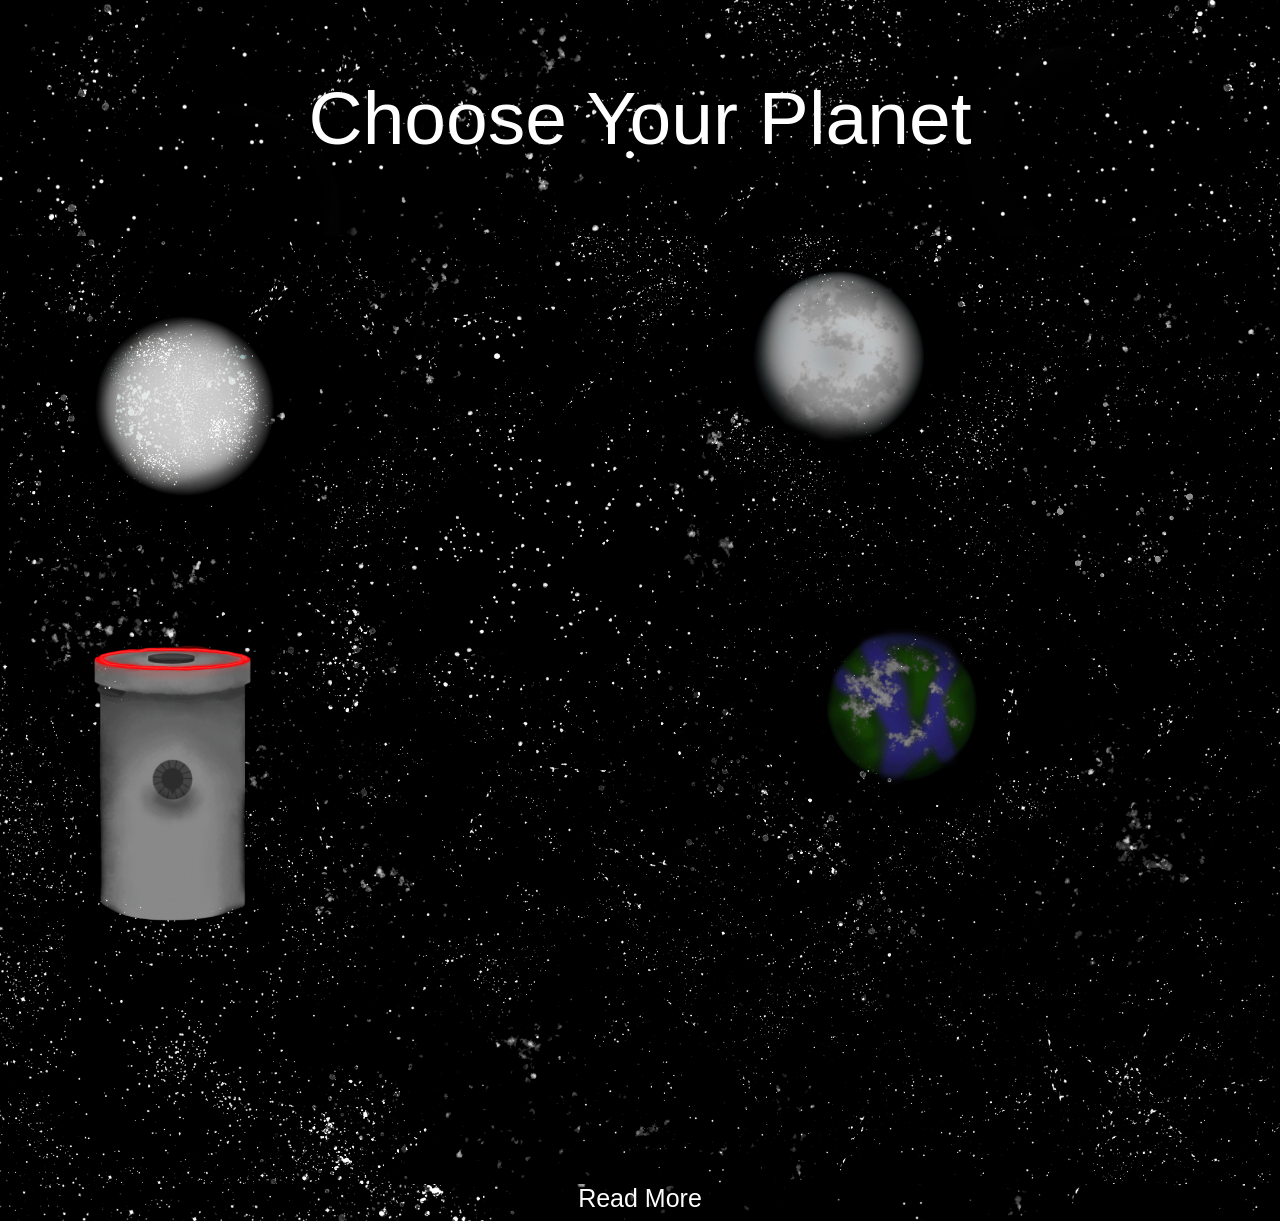
<file: index.html>
<!doctype html>
<html>
<head>
<meta charset="utf-8">
<title>Alien Life</title>
	
	<link href="pages/stylesheet.css" rel="stylesheet" type="text/css">
	
</head>

<body>
	
	<div id="planettext">
		<p>
		Choose Your Planet
		</p>
	</div>
		
	<div class="responsive">
		
		<img src="images/planetsalonegif.gif" alt="planets" class="responsive">
		
		
		
			<svg width="100%" height="auto">
				<a href="pages/dart200flowerpage.html">
					<circle cx="70.8%" cy="49.8%" r="7.1%" stroke="none" fill="yellow" fill-opacity="0"/>
				</a>
				
				<a href="pages/dart200mistspage.html">
					<circle cx="13.9%" cy="17.9%" r="8.1%" stroke="none" fill="yellow" fill-opacity="0"/>
				</a>
				
				<a href="pages/dart200originpage.html">
					<circle cx="65.7%" cy="12.8%" r="7.8%" stroke="none" fill="yellow" fill-opacity="0"/>
				</a>	
			</svg>
		
</div>
	
	<div id="planettext">
		<p2>
			<a href="pages/moreinfo.html">Read More </a>
		</p2>
	</div>
	
</body>
</html>
</file>
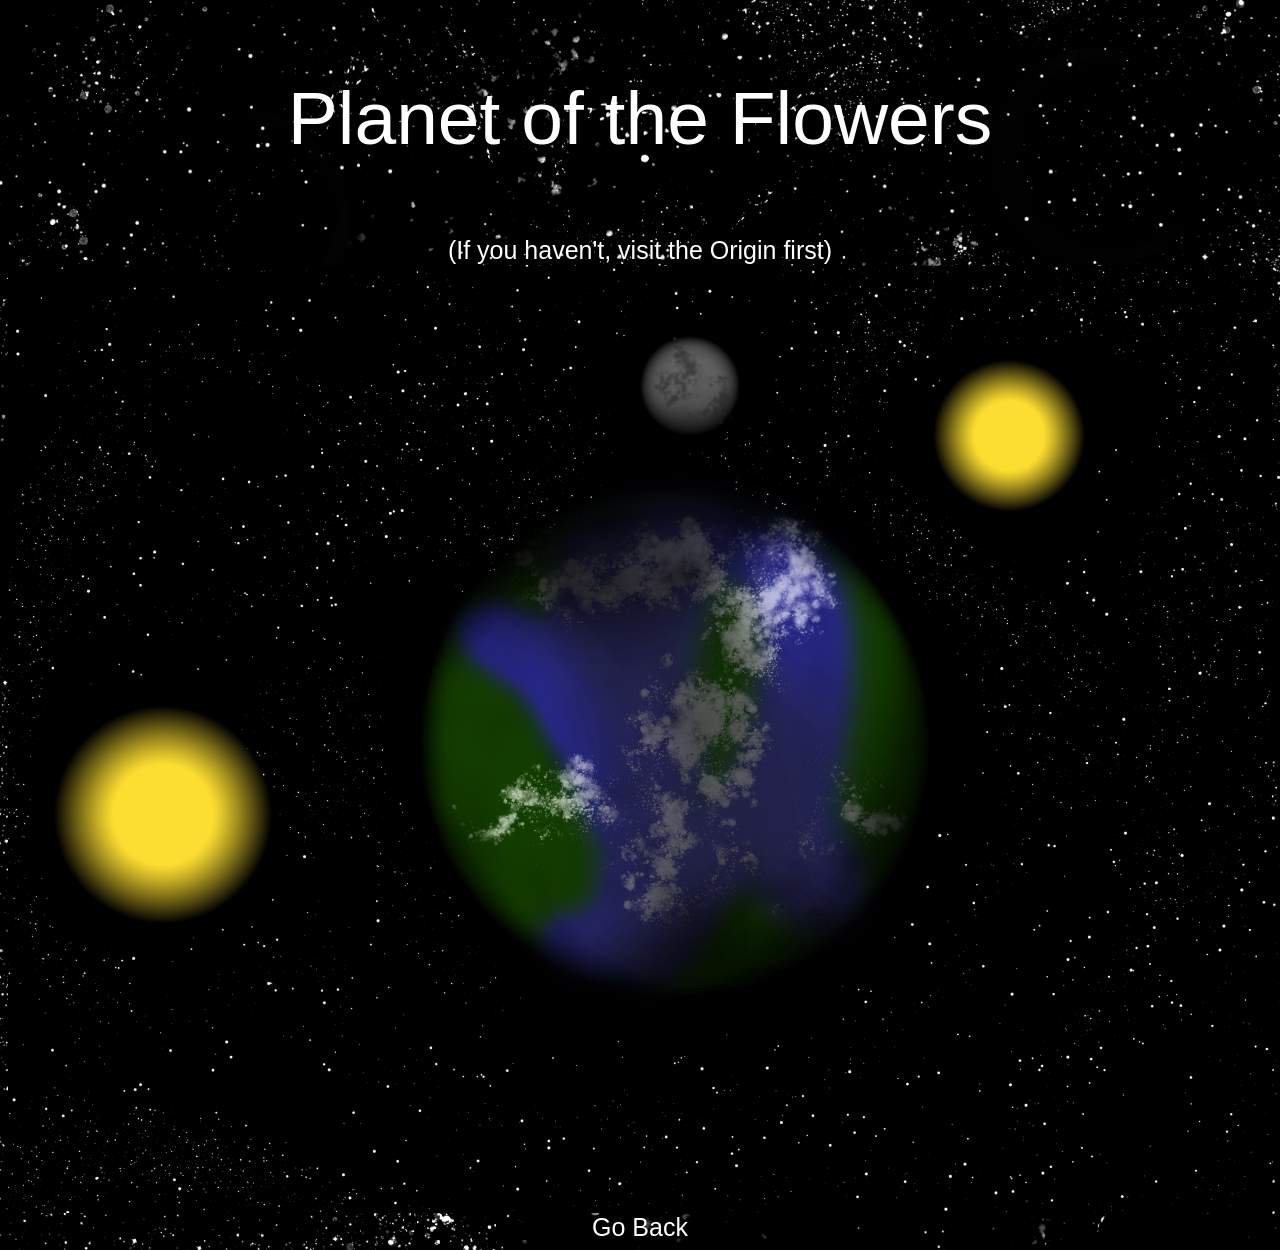
<file: pages/dart200flowerpage.html>
<!doctype html>
<html>
<head>
<meta charset="utf-8">
<title>Planet of Flowers</title>
	
	<link href="stylesheet.css" rel="stylesheet" type="text/css">
	
</head>

<body>
	
<div id="planettext">
  <p>
		Planet of the Flowers
		</p>
	
	<p2>
		(If you haven't, visit the Origin first)
	</p2>
	</div>
	
	<div class="responsive">
		<img src="../images/flowers.png" usemap="#Map" class="responsive">
	
		<svg width="100%" height="auto">
			<a href="flowerstory.html">
				<circle cx="52.9%" cy="52.2%" r="24.2%" stroke="none" fill="yellow" fill-opacity="0"/>
	 	  </a>
	  </svg>
</div>
	
	<div id="planettext">
		<p2>
		<a href="../index.html">Go Back </a>
	  </p2>
</div>
	
</body>
</html>
</file>
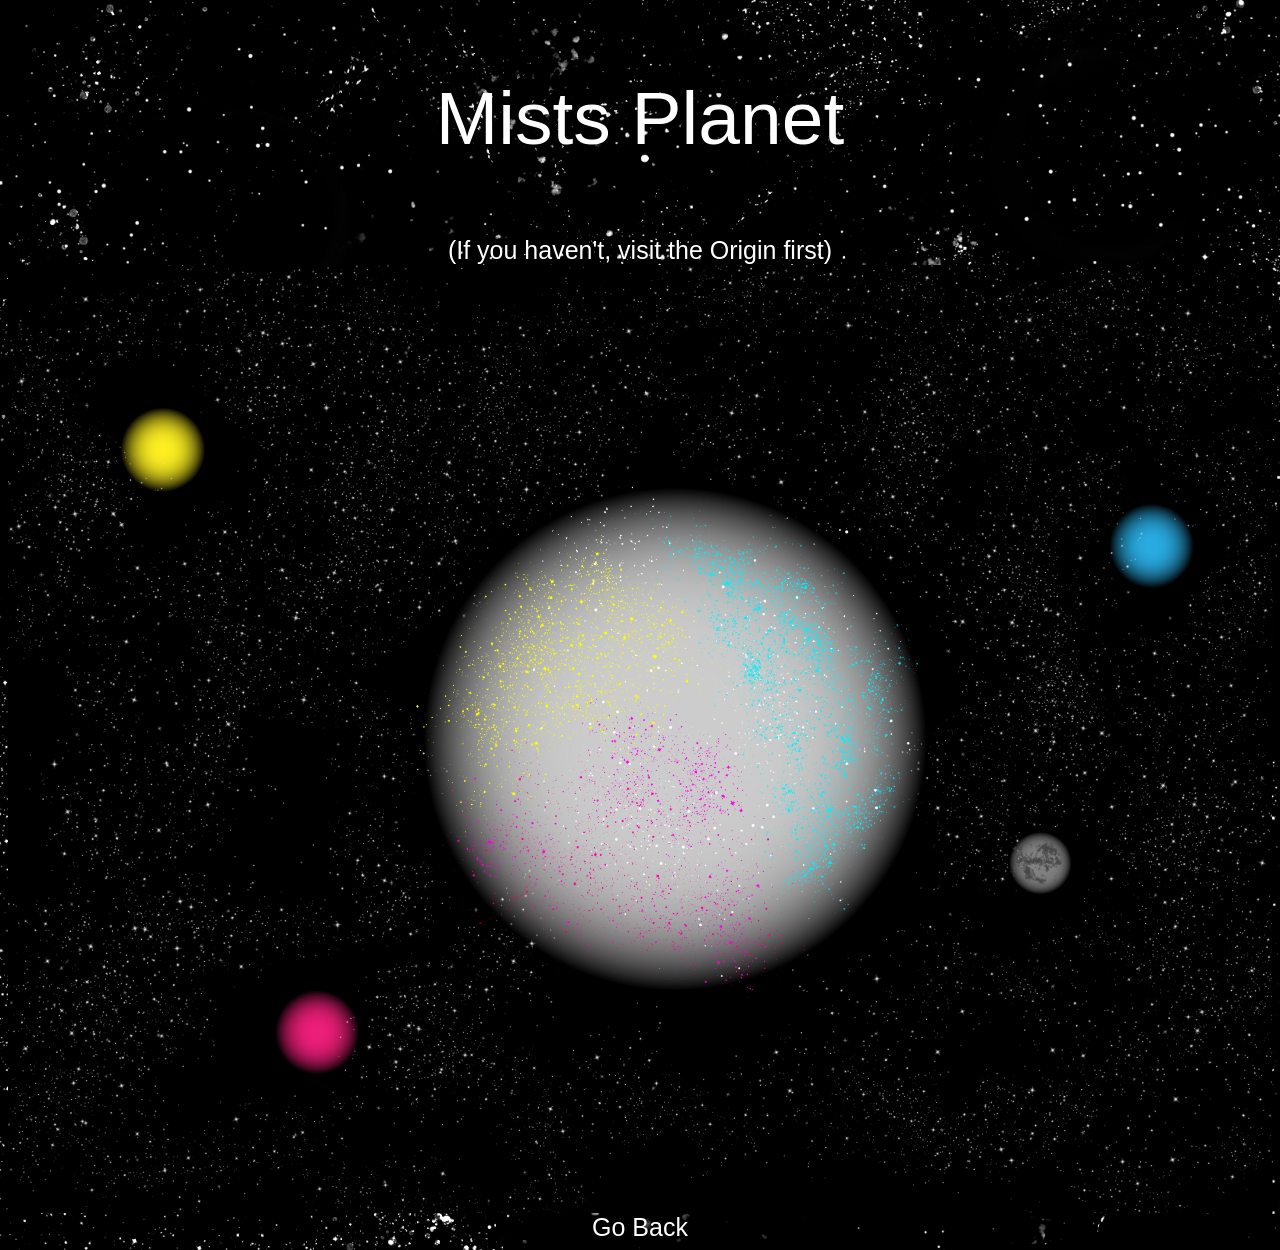
<file: pages/dart200mistspage.html>
<!doctype html>
<html>
<head>
<meta charset="utf-8">
<title>Mists Planet</title>
	
	<link href="stylesheet.css" rel="stylesheet" type="text/css">
	
</head>

<body>
	
<div id="planettext">
  <p>
		Mists Planet
		</p>
	
	<p2>
		(If you haven't, visit the Origin first)
	</p2>
	</div>
	
	<div class="responsive">
		<img src="../images/mists.png" usemap="#Map" class="responsive">
	
		<svg width="100%" height="auto">
				<a href="mistsstory.html">
					<circle cx="53.7%" cy="50.4%" r="23.7%" stroke="none" fill="yellow" fill-opacity="0"/>
  		  </a>
	  	</svg>
	</div>
	
	<div id="planettext">
		<p2>
		<a href="../index.html">Go Back </a>
	  </p2>
</div>
	
</body>
</html>
</file>
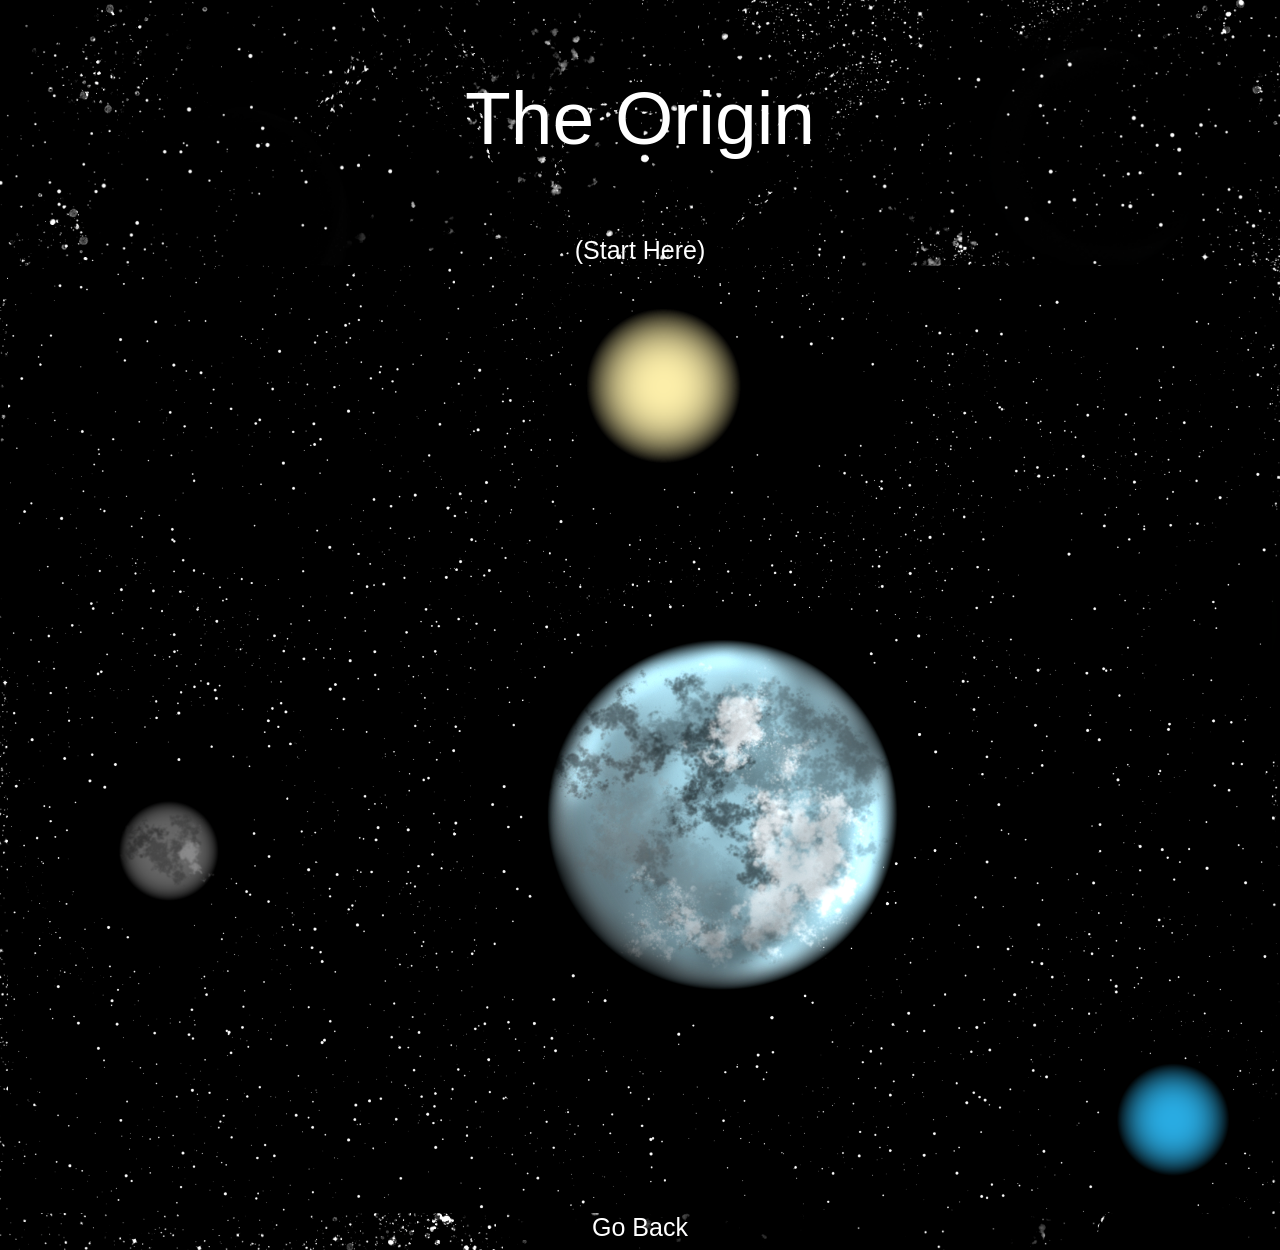
<file: pages/dart200originpage.html>
<!doctype html>
<html>
<head>
<meta charset="utf-8">
<title>The Origin</title>
	
	<link href="stylesheet.css" rel="stylesheet" type="text/css">
	
</head>

<body>
	
<div id="planettext">
  		<p>
		The Origin
		</p>
		<p2>
			(Start Here)
		</p2>
	</div>
	
	<div class="responsive">
		<img src="../images/origin.png" class="responsive">
		
		<svg width="100%" height="auto">
				<a href="originstory.html">
					<circle cx="57%" cy="58.8%" r="16.7%" stroke="none" fill="yellow" fill-opacity="0"/>
		  		</a>
	 	 </svg>
	</div>	
		
<div id="planettext">
		<p2>
    <a href="../index.html">Go Back </a></p2>
  </div>
	
</body>
</html>
</file>
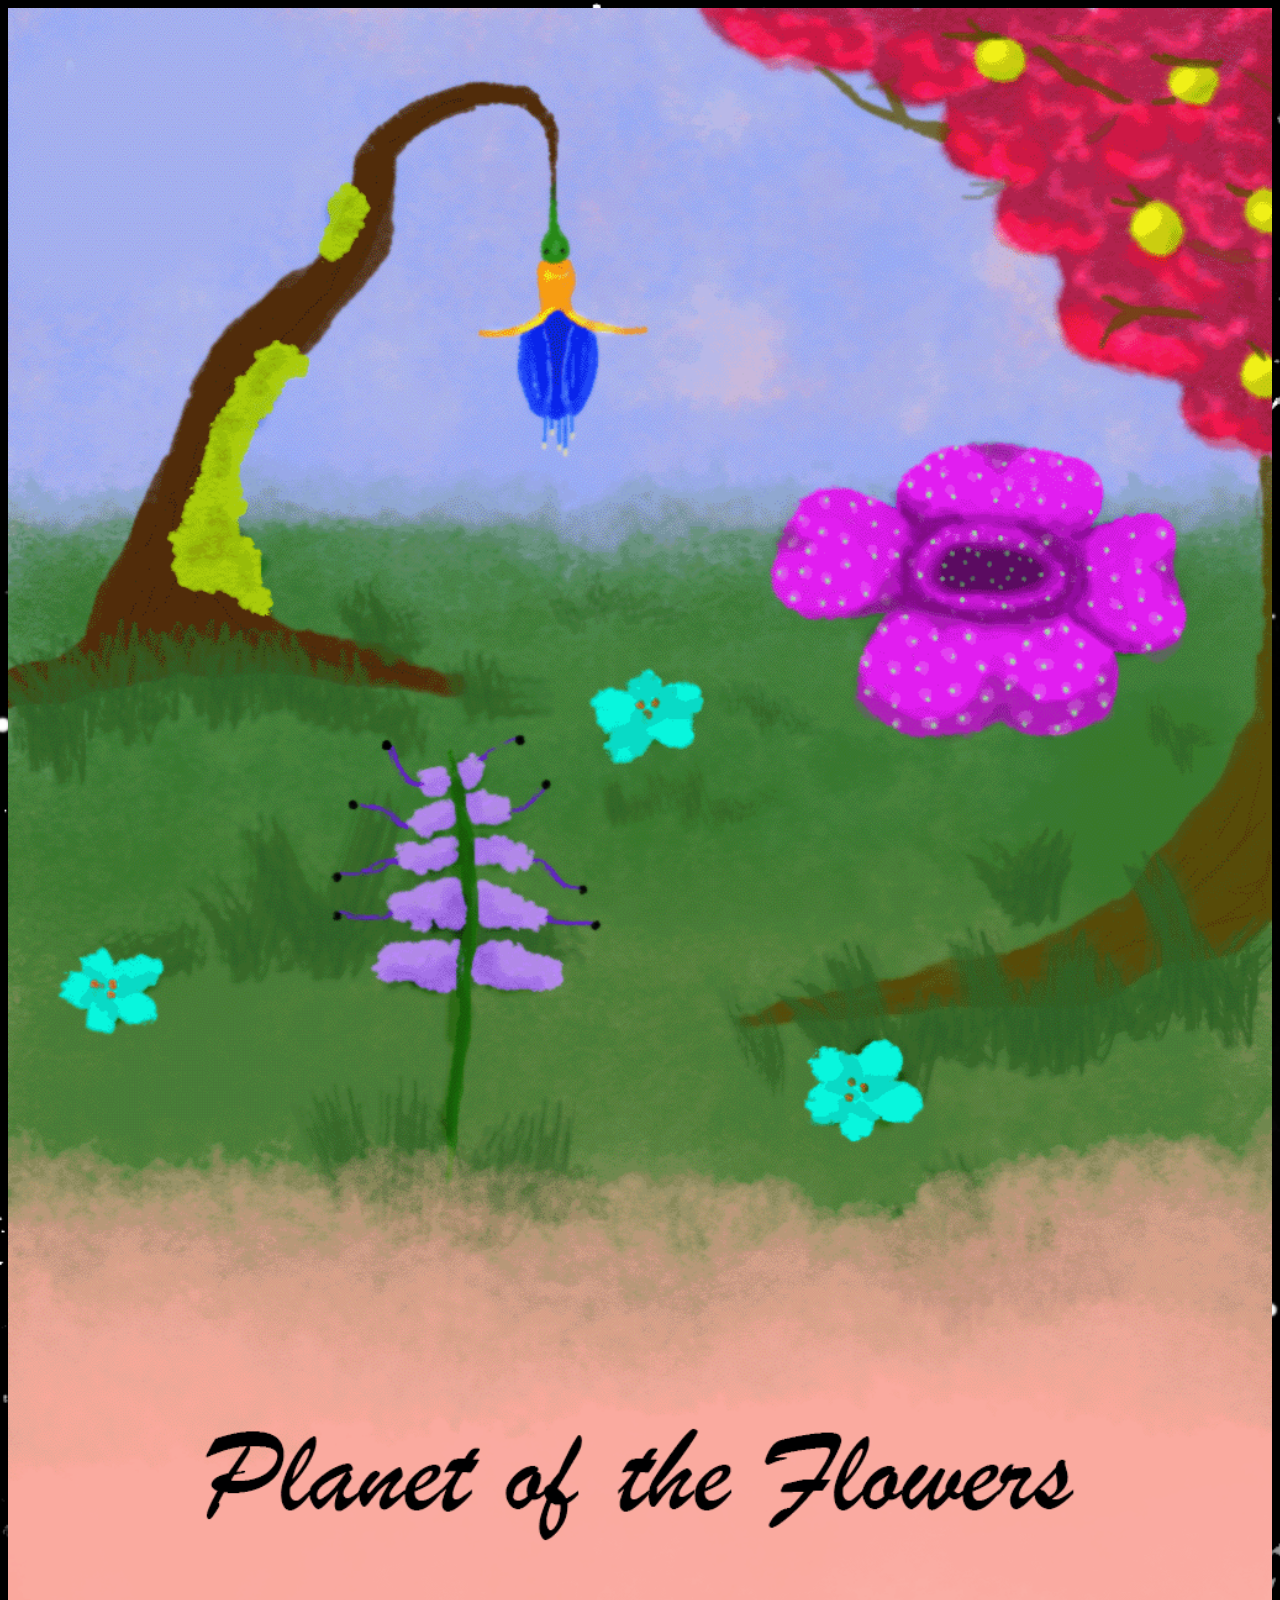
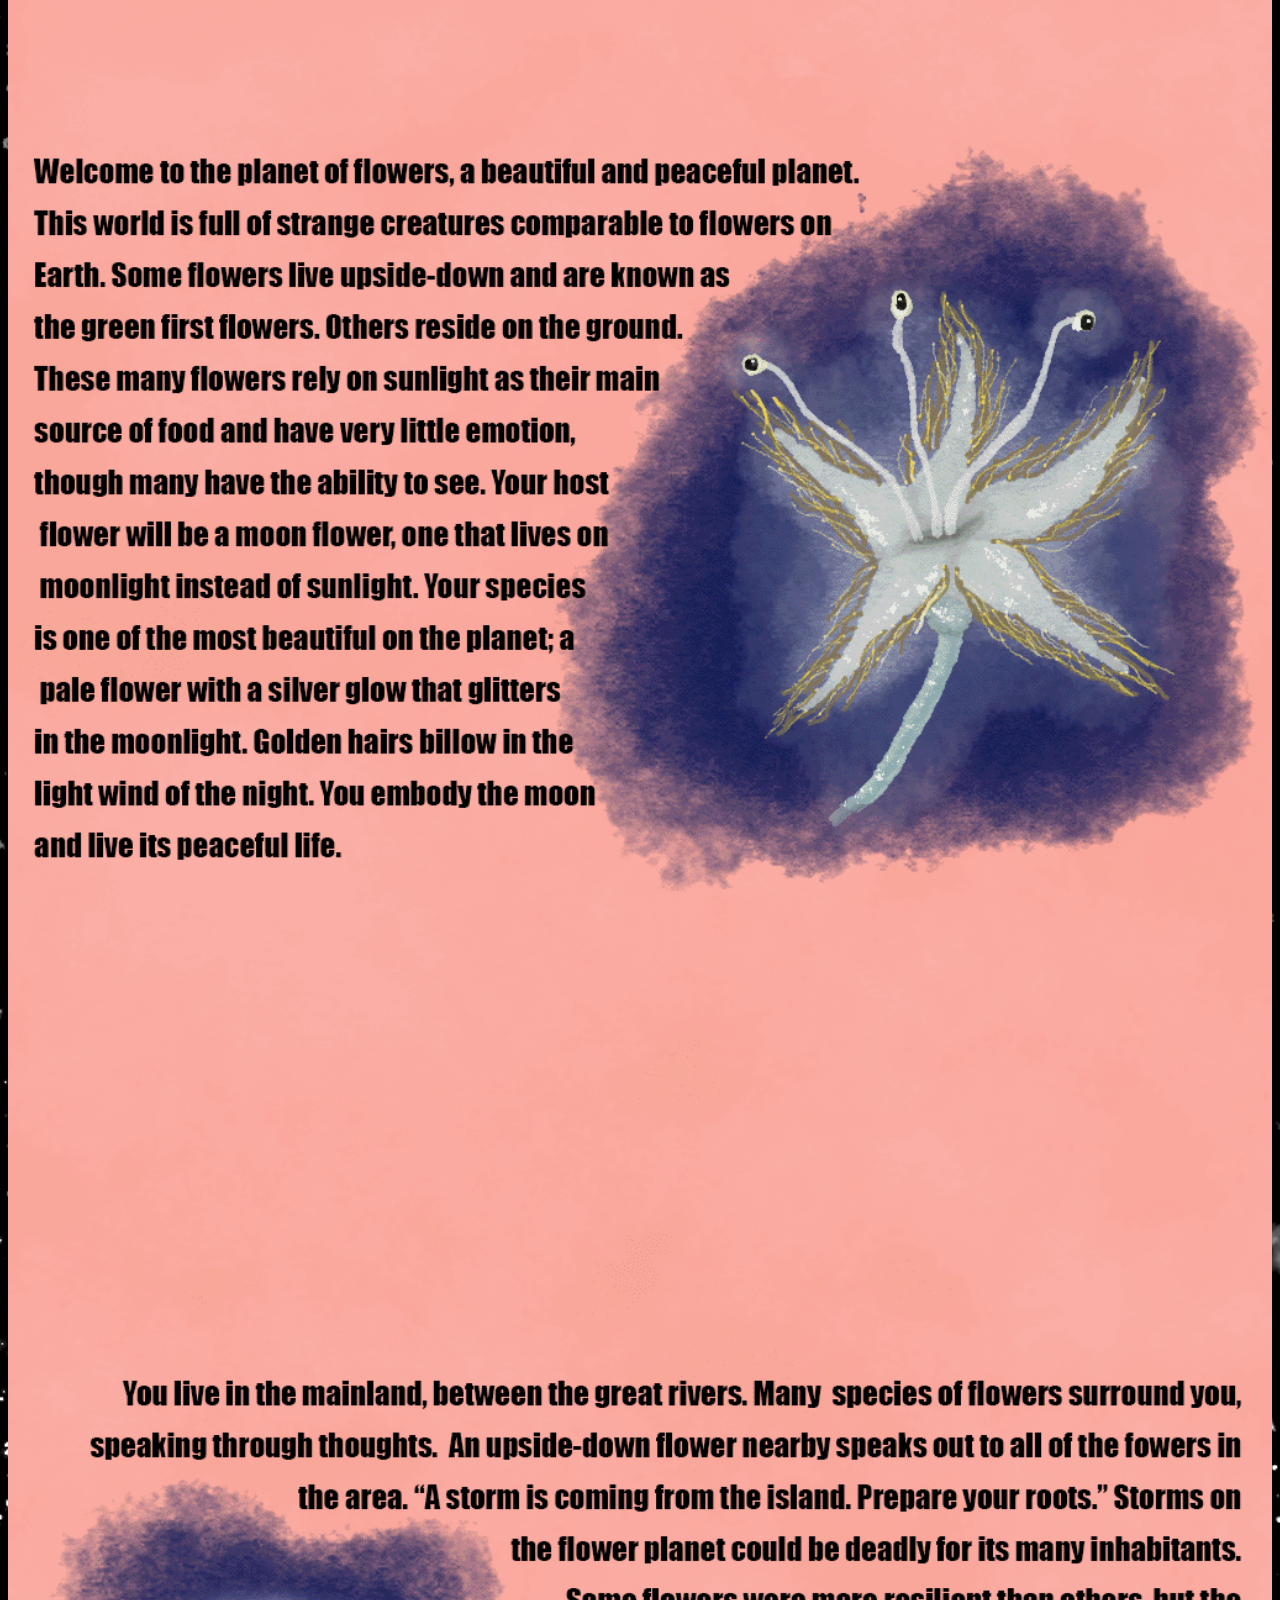
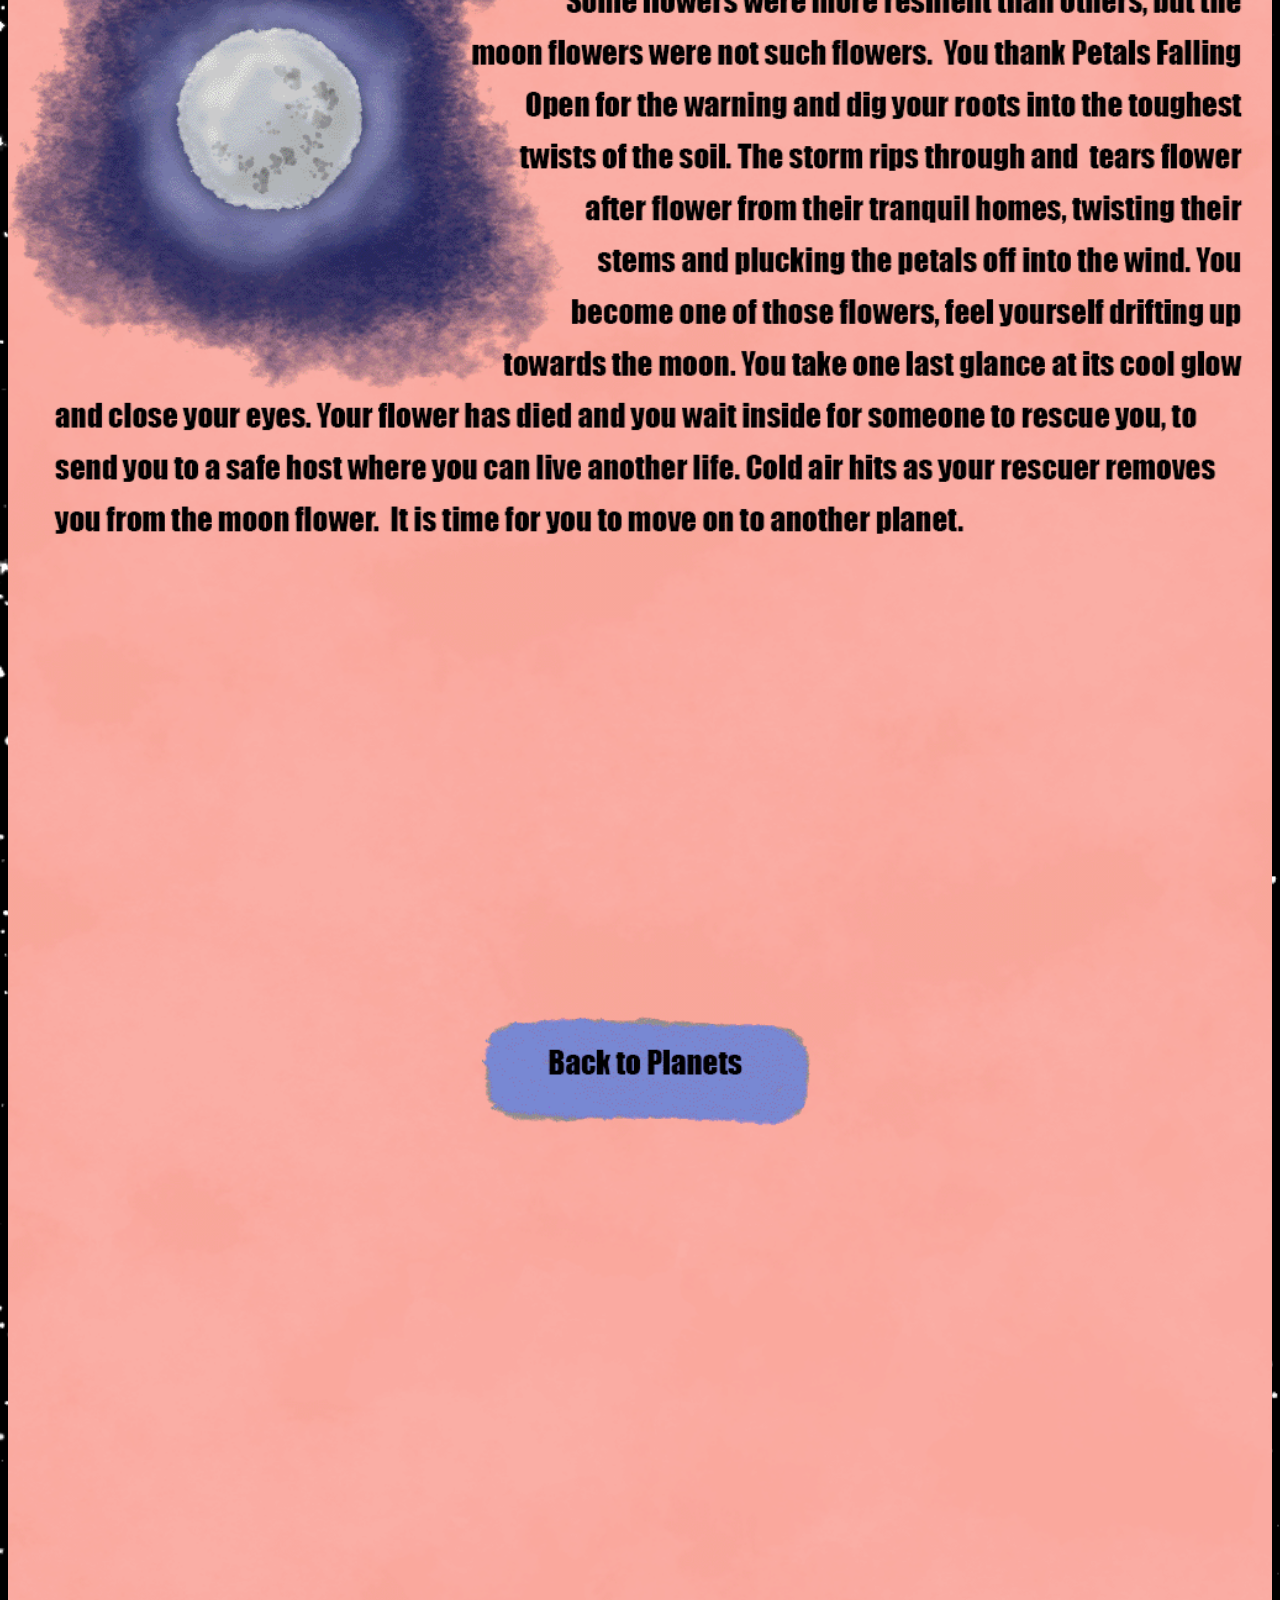
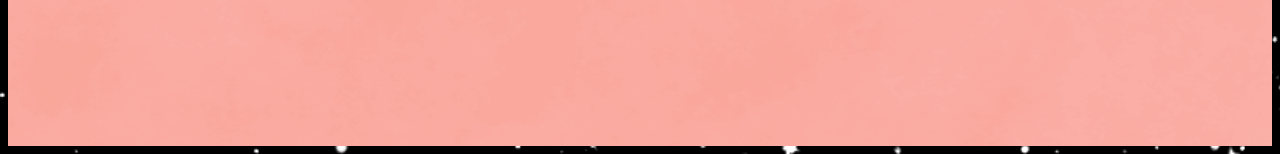
<file: pages/flowerstory.html>
<!doctype html>
<html>
<head>
<meta charset="utf-8">
<title>Flower Life</title>
	
	<link href="stylesheet.css" rel="stylesheet" type="text/css">
	
</head>

<body>
	
	<div class="responsive">
		<img src="../images/flowerstorygif.gif" usemap="#Map" class="responsive">
	
		<svg width="100%" height="auto">
	 	 <a href="../index.html">
		  	<rect x="37.8%" y="84.8%" width="26.9%" height="2.2%" stroke="none" fill="yellow" fill-opacity="0"/>
	 	 </a>
		</svg>
</div>
		
</body>
</html>
</file>
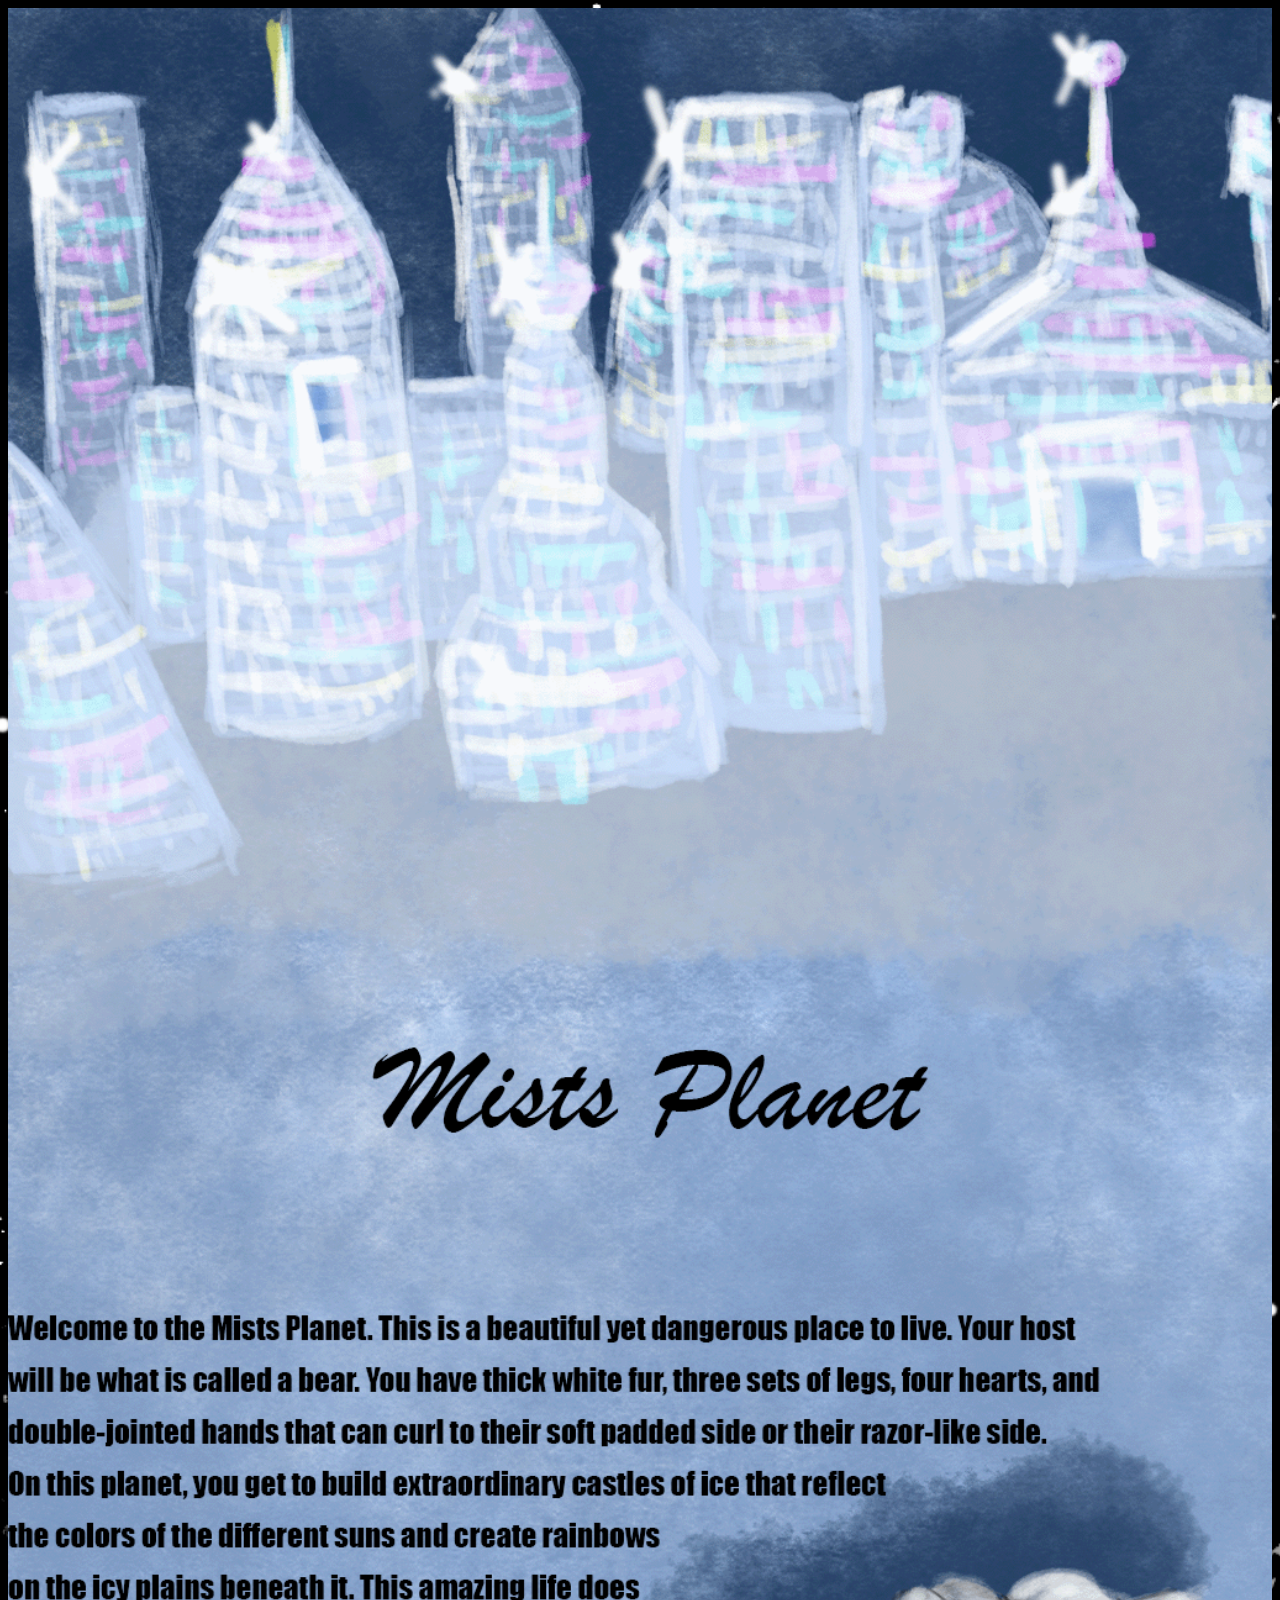
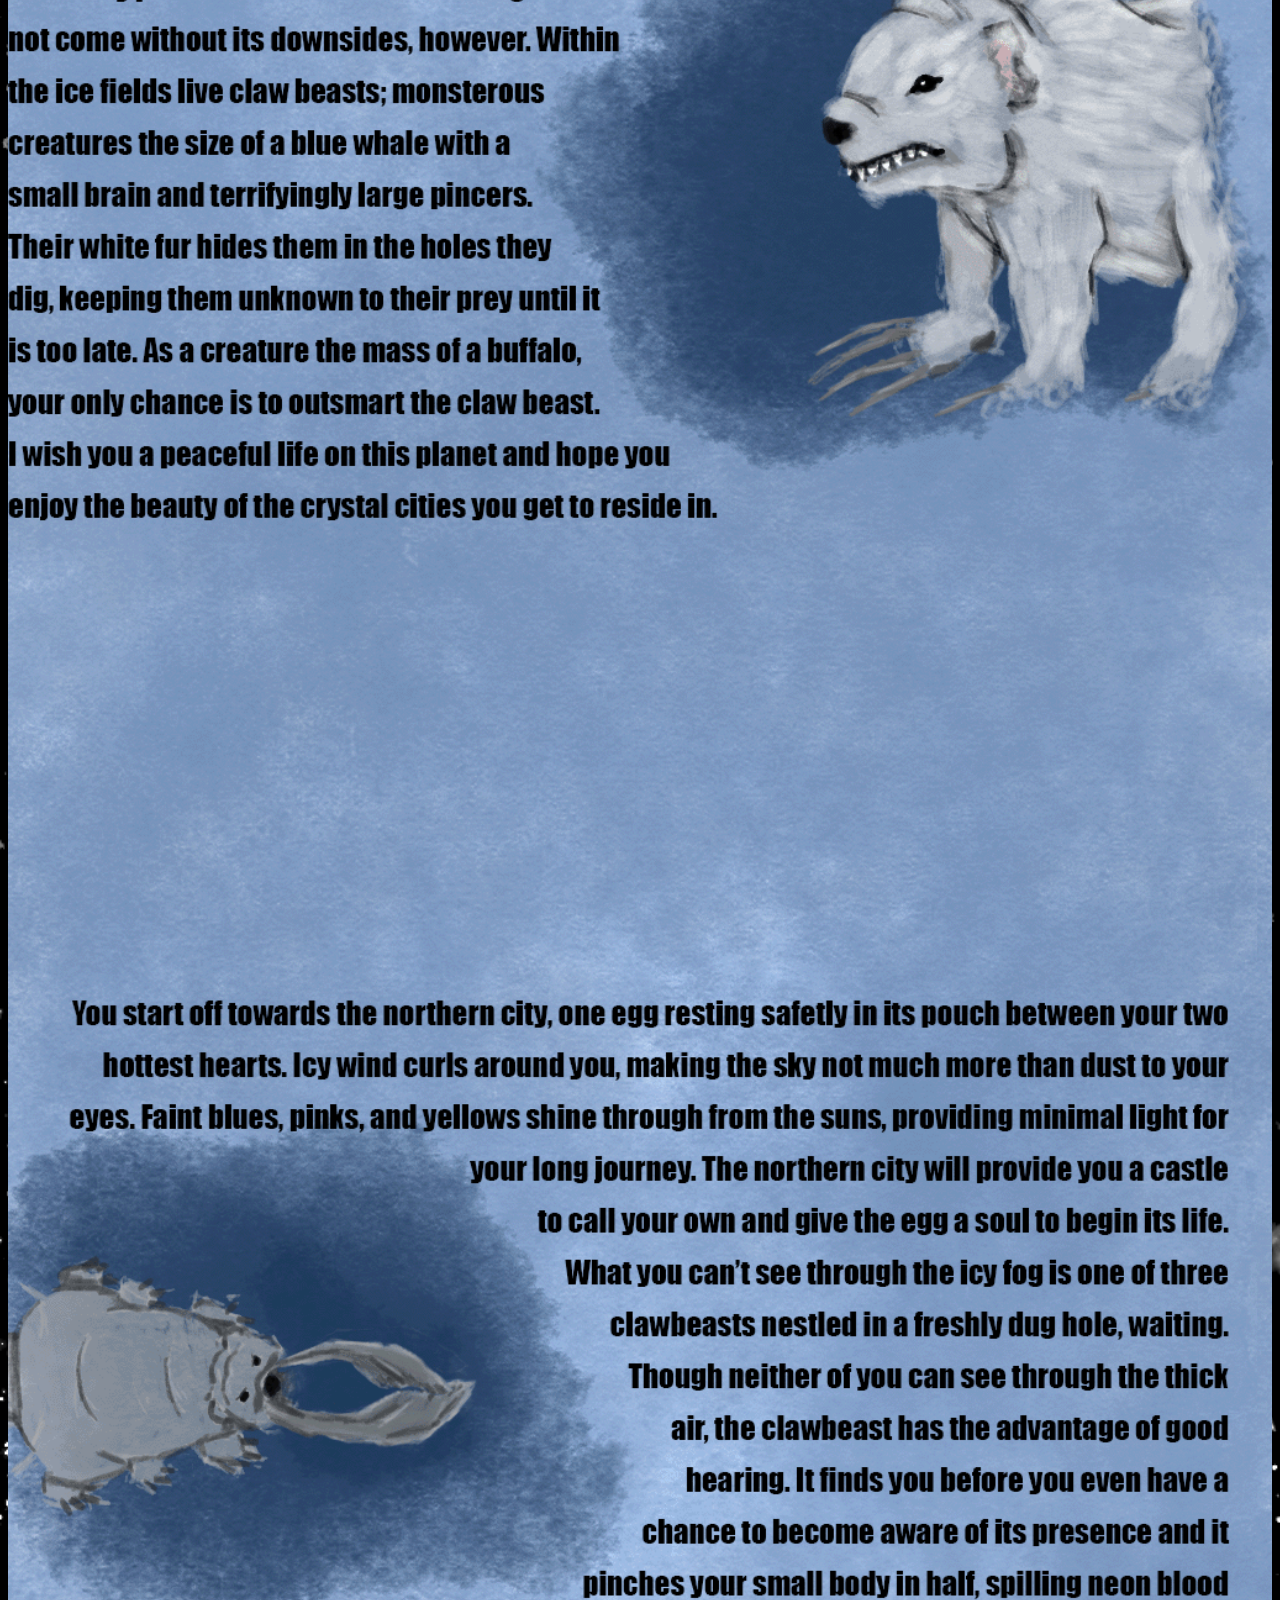
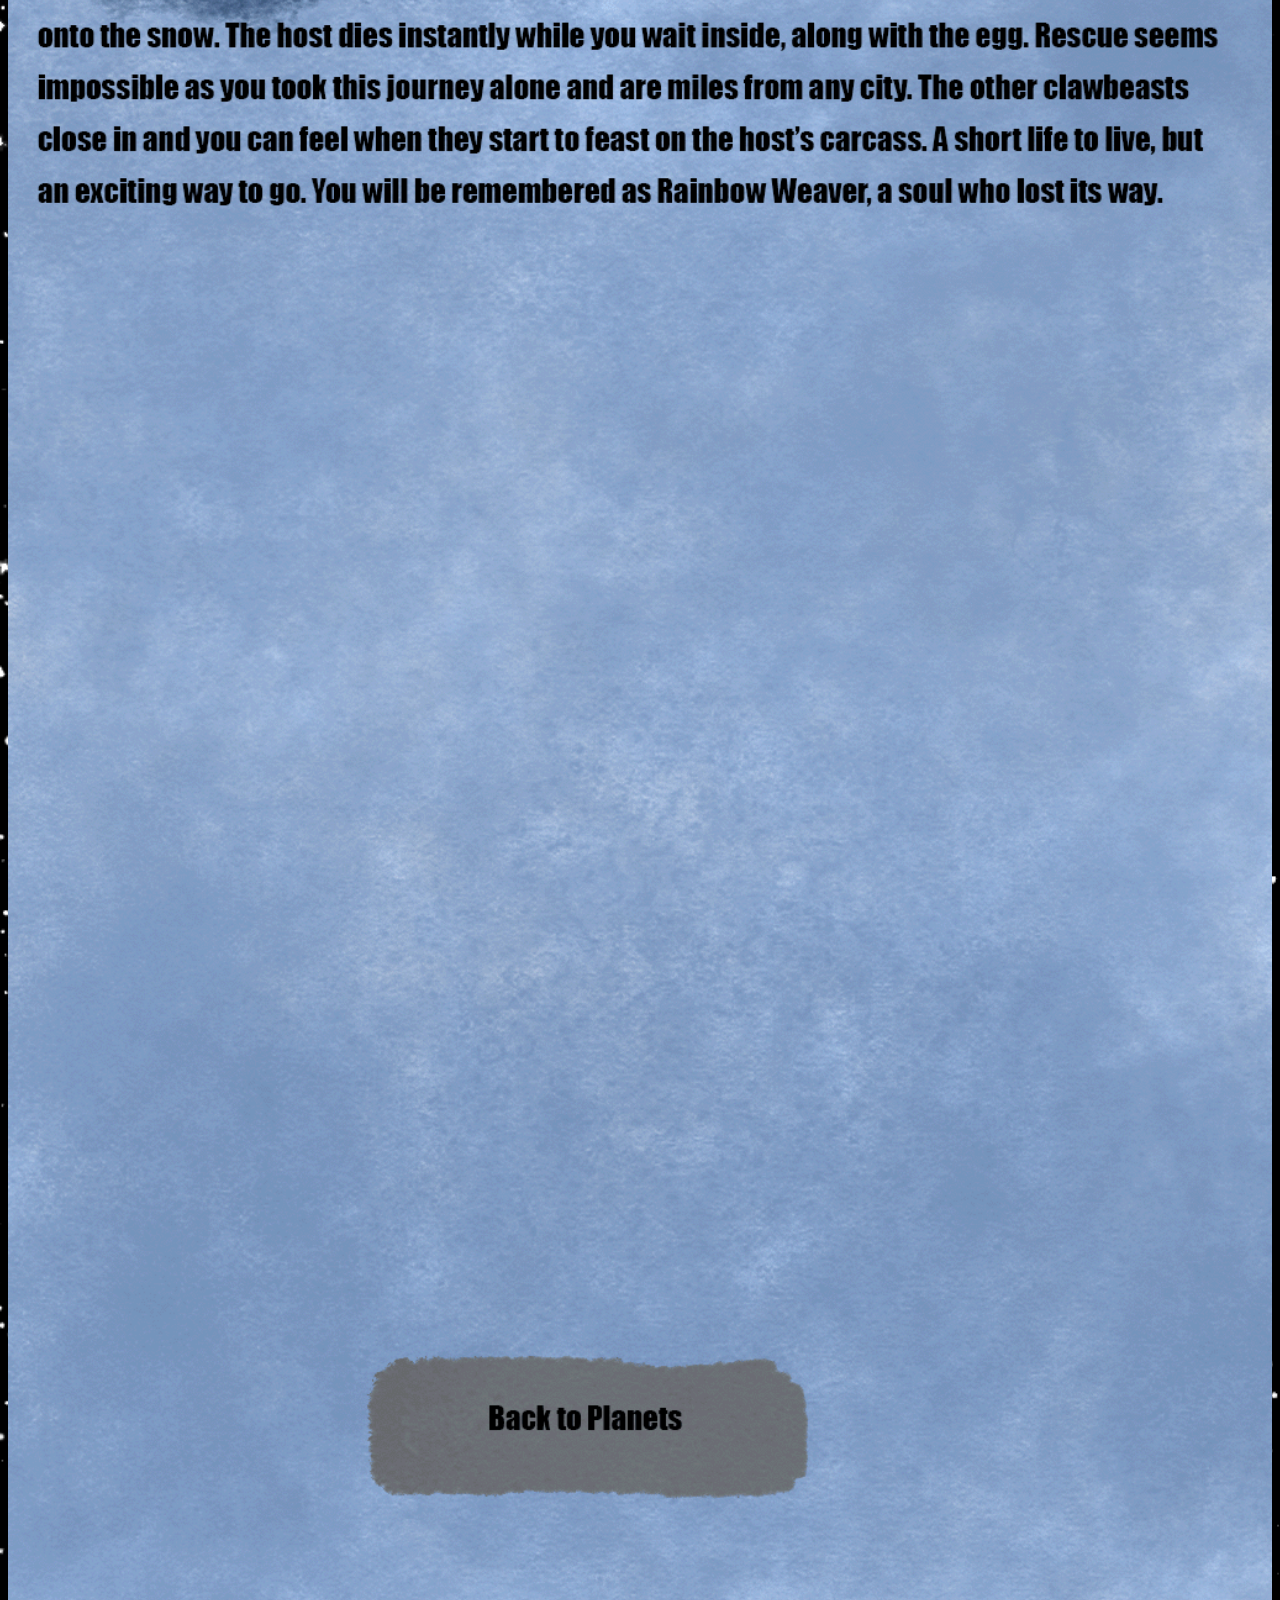
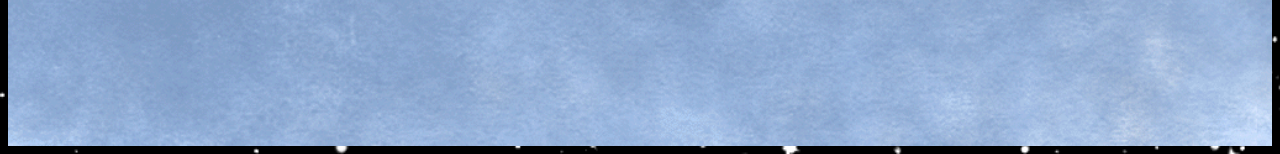
<file: pages/mistsstory.html>
<!doctype html>
<html>
<head>
<meta charset="utf-8">
<title>Bear Life</title>
	
	<link href="stylesheet.css" rel="stylesheet" type="text/css">
	
</head>

<body>
	
	<div class="responsive">
		<img src="../images/mistsstorygif.gif" class="responsive">

		<svg width="100%" height="auto">
	 	 <a href="../index.html">
		  	<rect x="28.9%" y="91.8%" width="35.3%" height="2.8%" stroke="none" fill="yellow" fill-opacity="0"/>
	 	 </a>
		</svg>
	
</div>
</body>
</html>
</file>
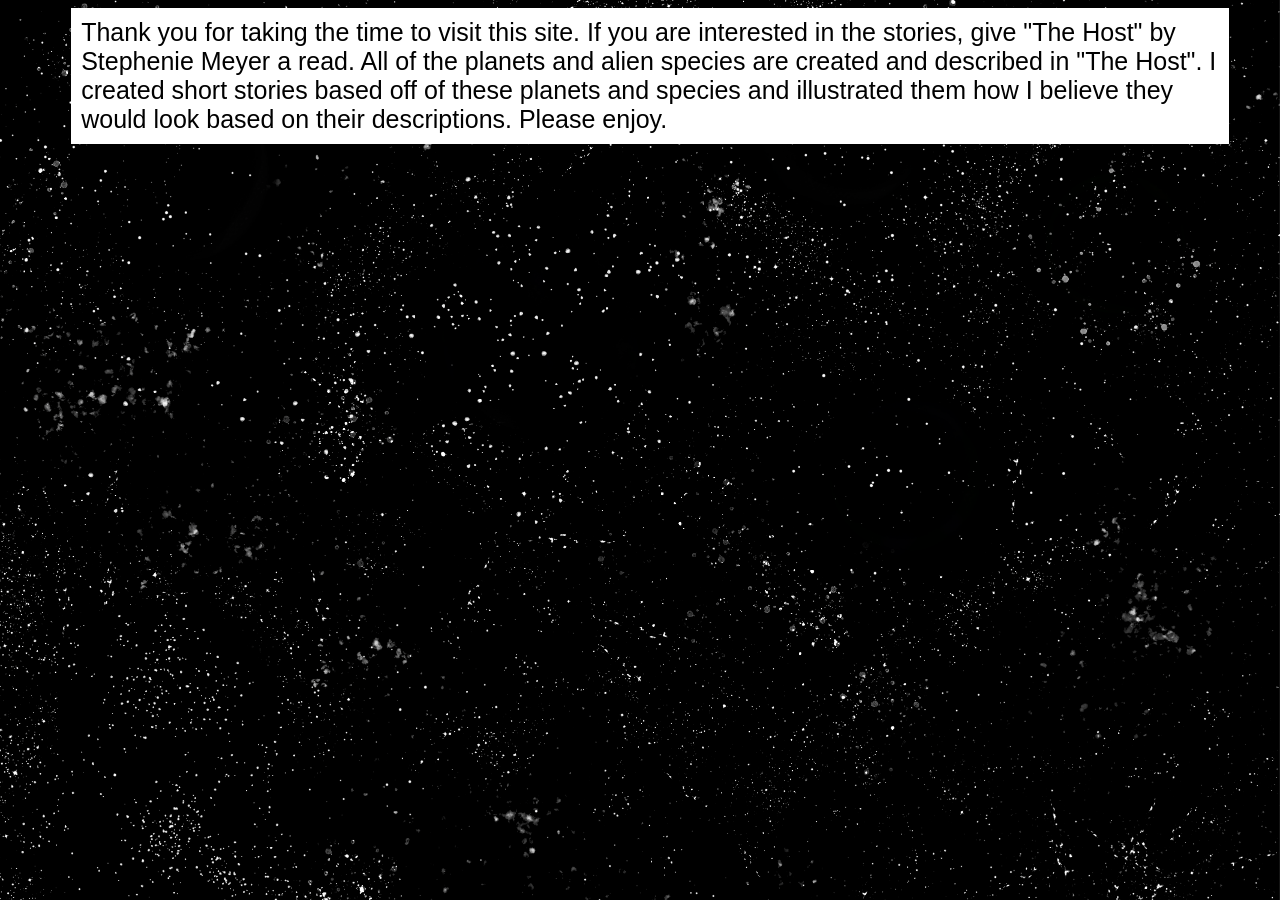
<file: pages/moreinfo.html>
<!doctype html>
<html>
<head>
	
<meta charset="utf-8">
<title>More Info</title>
	
<link href="stylesheet.css" rel="stylesheet" type="text/css">
	
</head>

<body>
	
	<div id="host">
	
		<p3>
			Thank you for taking the time to visit this site. If you are interested in the stories, give "The Host" by Stephenie Meyer a read. All of the planets and alien species are created and described in "The Host". I created short stories based off of these planets and species and illustrated them how I believe they would look based on their descriptions. Please enjoy.
			
		</p3>
	
	</div>
	
</body>
</html>
</file>
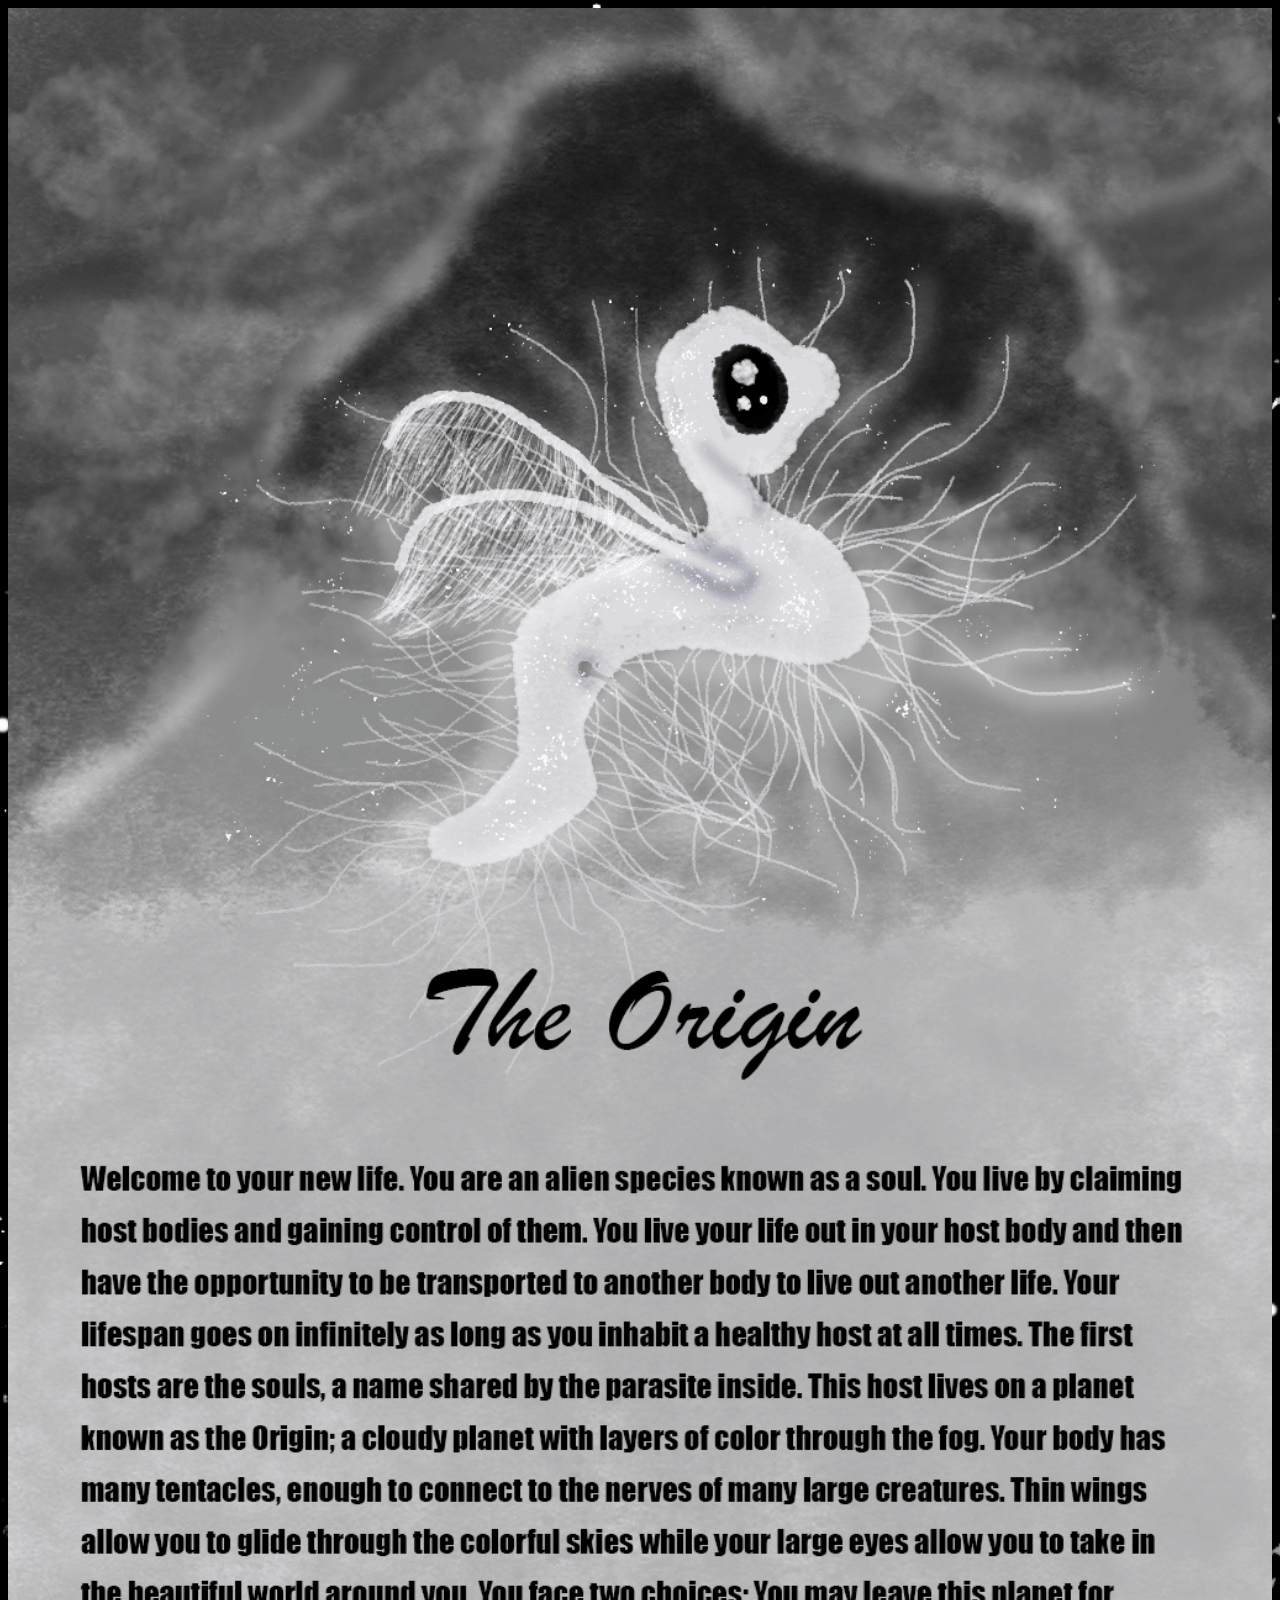
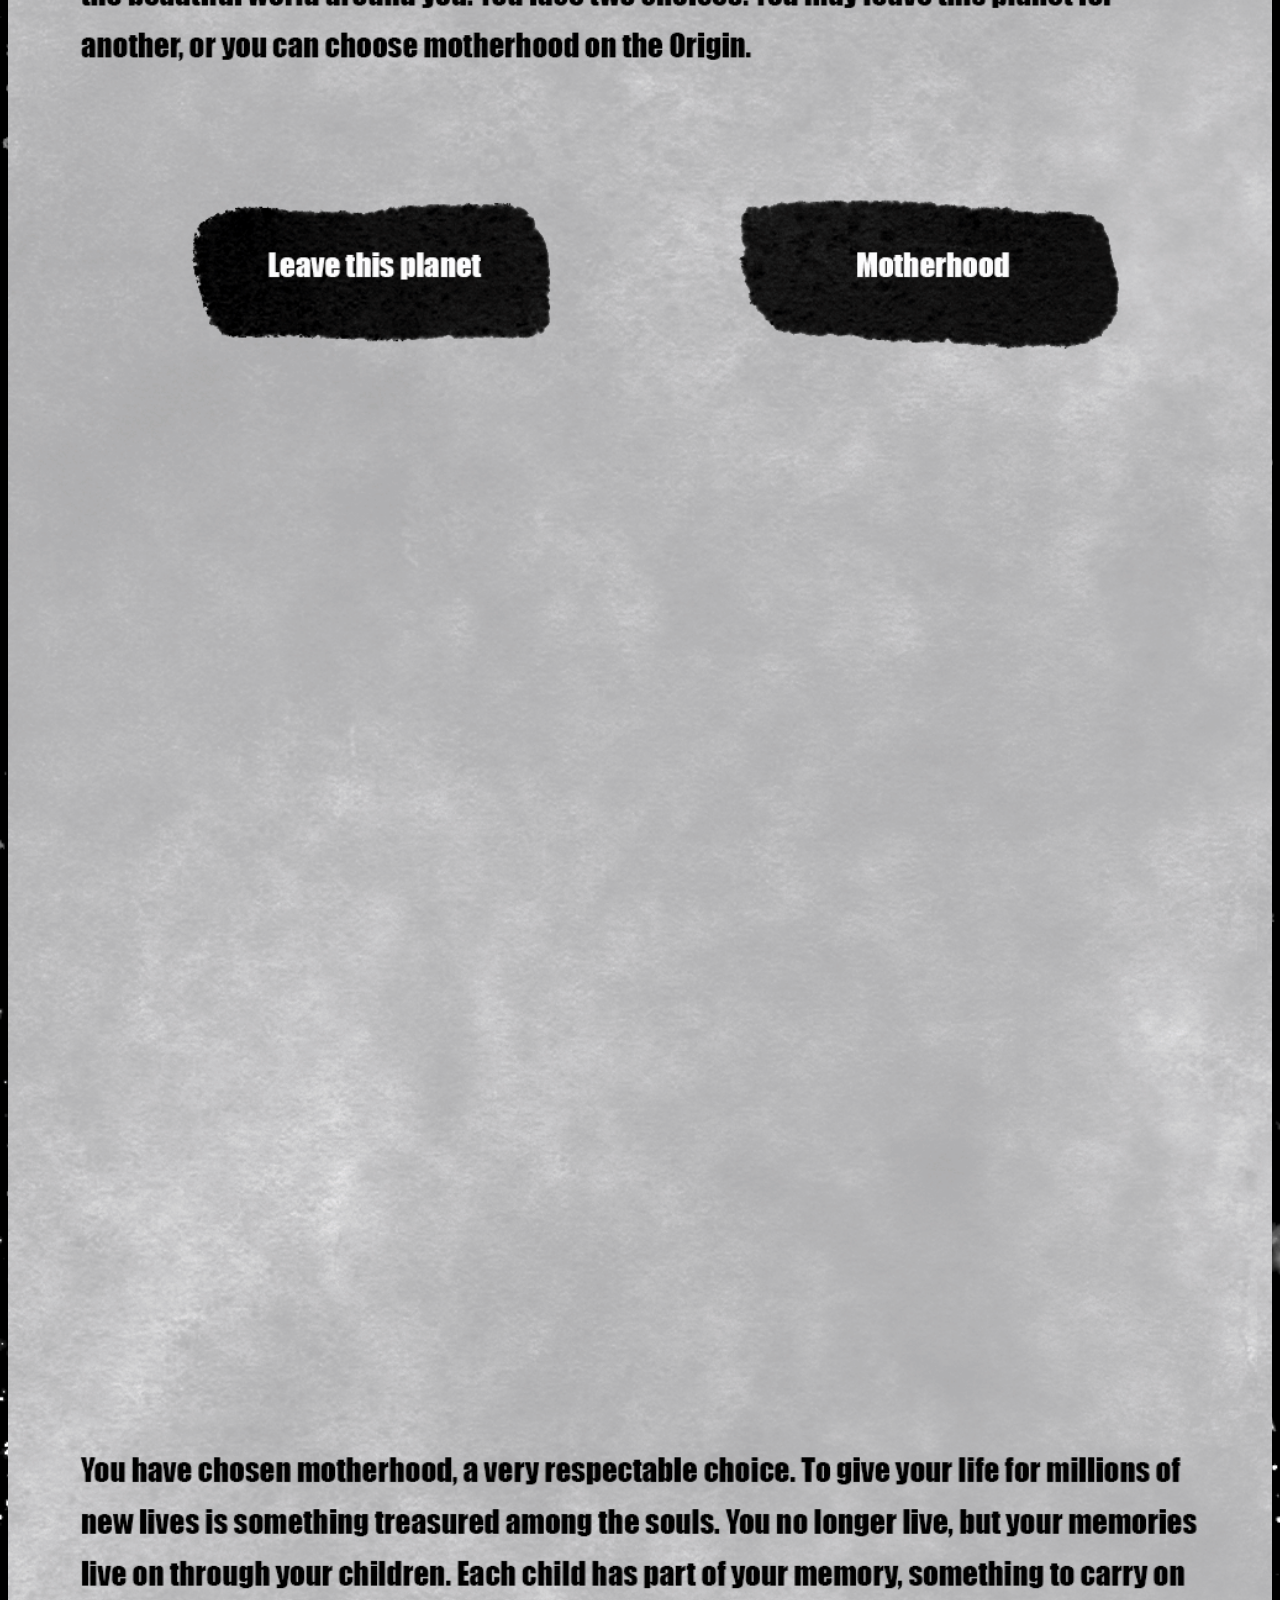
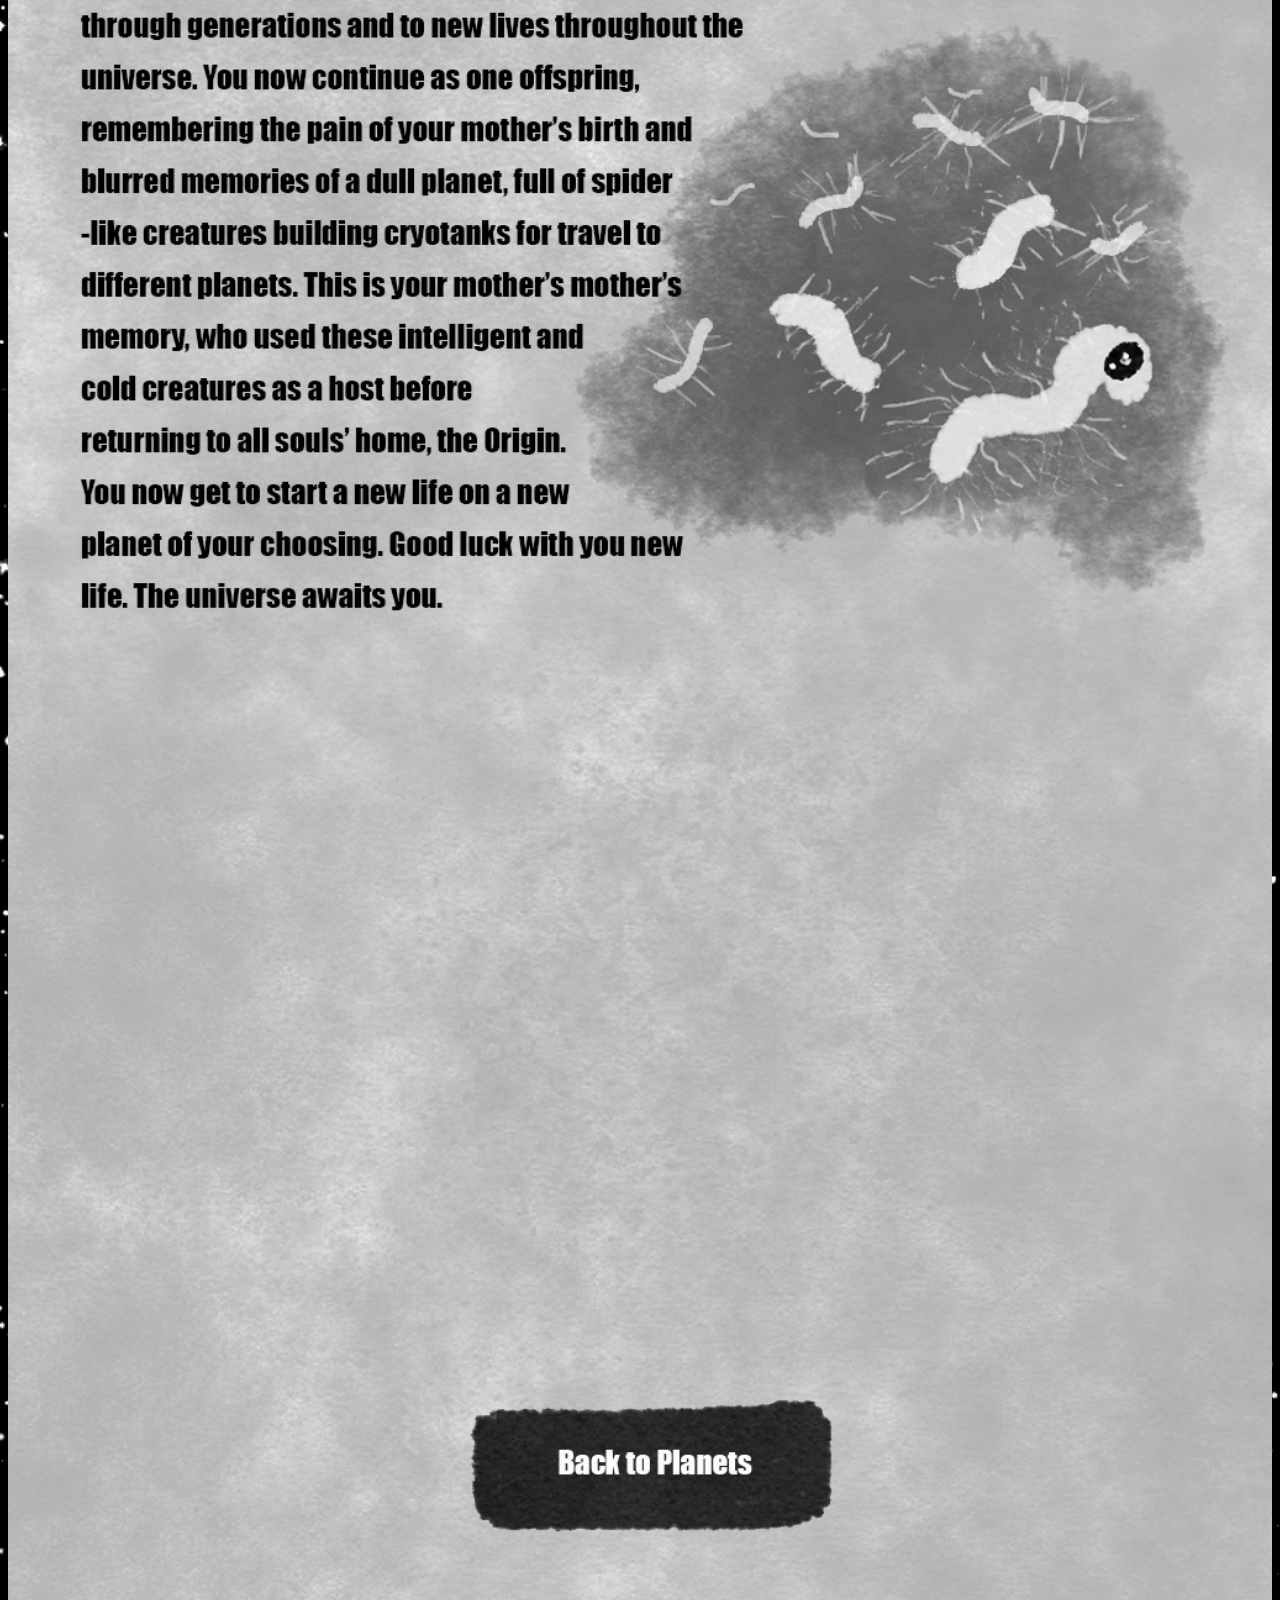
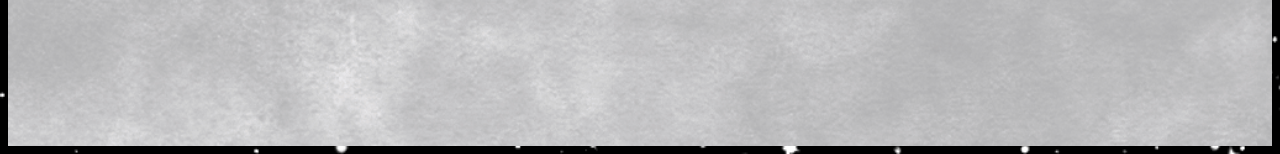
<file: pages/originstory.html>
<!doctype html>
<html>
<head>
<meta charset="utf-8">
<title>Origin Life</title>
	
	<link href="stylesheet.css" rel="stylesheet" type="text/css">

	<style>
		#origin2{
			display: inline-block;
			width:100%;
			top:55%;
			bottom:500px;
			left:0px;
			position:absolute;
		}
	</style>
</head>

<body>
	
	<div class="responsive">
		
		<img src="../images/originstorygif.gif" class="responsive">

		<div id="origin2"> </div>
		
		<svg viewBox="0 0 1024 4000" preserveAspectRatio="none">
			
		 <a href="../index.html">
      		<rect x="14.9%" y="36.3%" width="32%" height="2.7%" fill="yellow" fill-opacity="0"/>
    	 </a>
    
		<a href="#origin2">
		  	<rect x="57.9%" y="35.8%" width="32%" height="3.3%" stroke="none" fill="red" fill-opacity="0"/>
	 	 </a>
			
    	<a href="../index.html">
     		<rect x="36.7%" y="92.8%" width="29.9%" height="2.8%" fill="blue" fill-opacity="0"/>
   		</a>
			
	  </svg>

    </div>


	
</body>
</html>
</file>
<file: pages/stylesheet.css>
@charset "utf-8";
/* CSS Document */

p {font-family: Impact,Charcoal,sans-serif;
	font-size: 75px;
	font-weight:normal;
	font-style:normal;
	text-align:center;
	color:white}

p2 {font-family: Impact,Charcoal,sans-serif;
	font-size: 25px;
	font-weight:normal;
	font-style:normal;
	text-align:center;
	color:white}

p3 {font-family: Impact,Charcoal,sans-serif;
	font-size: 25px;
	font-weight:normal;
	font-style:normal;
	text-align:center;
	color:black}

body{
	background-image:url(../images/stars.png);
	background-size:cover;
}

html {
  scroll-behavior: smooth;
}

#planettext{
	width:100%;
	height:auto;
	top:0px;
	position:relative;
	text-align:center;
	
}

#host{
	width:90%;
	height:80%;
	top:11%;
	left:5%;
	background-color:white;
	padding:10px;
	align-content:center;
	position:relative;
	
}

a:visited, a:link, a:active {
	color:white;
	text-align:left;
	text-decoration: none;
}

.responsive{
	width:100%;
	height:auto;
	position: relative;
}

.responsive svg{
	display: inline-block;
	position: absolute;
	top:0;
	left:0;
	
}

.responsive img {
    width: 100%;
    height: auto;
    display: block;
  }
</file>
